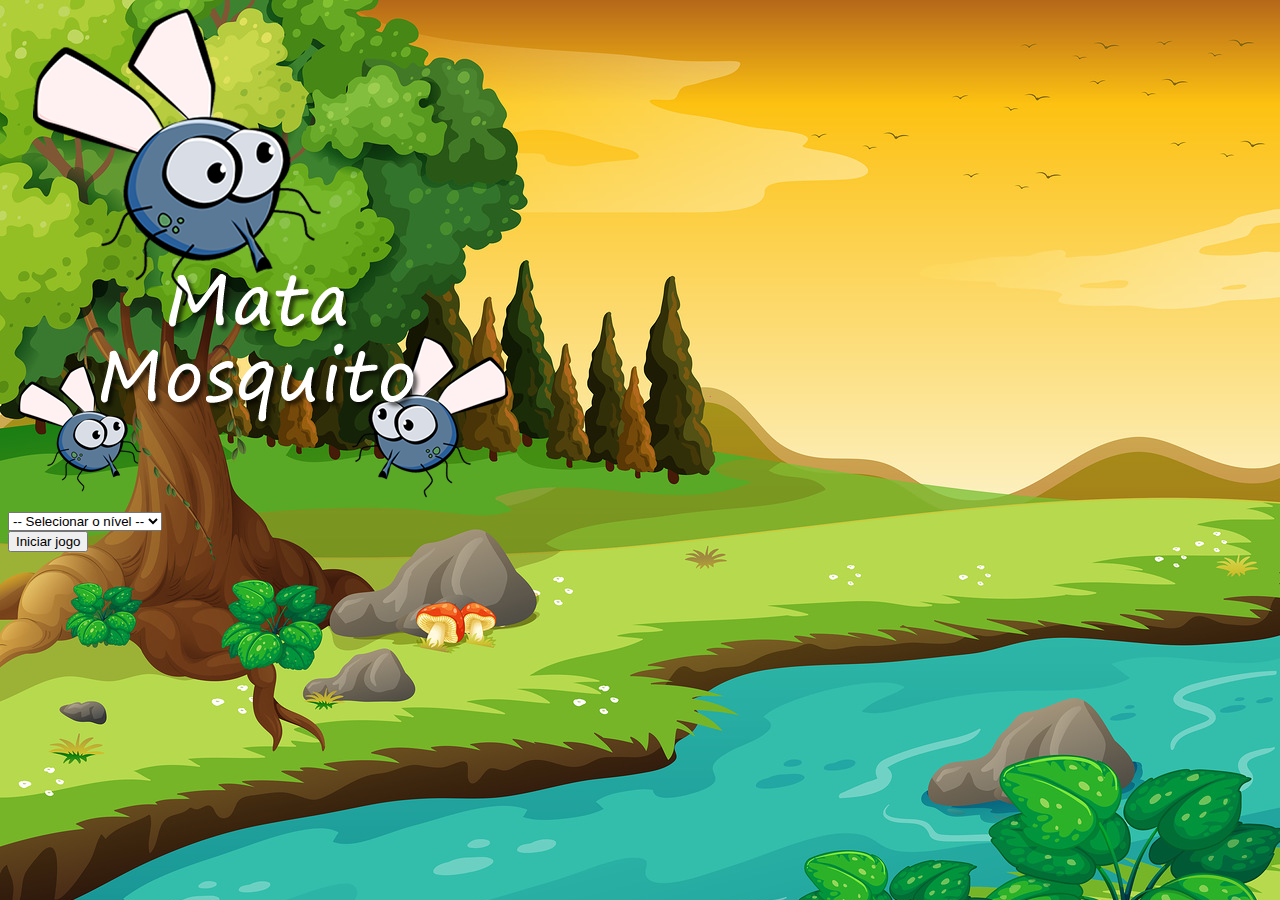
<file: index.html>
<!DOCTYPE html>
<html lang="pt-br">
    <head>
        <title></title>

        <!-- CSS only -->
        <link rel="stylesheet" href="https://cdn.jsdelivr.net/npm/bootstrap@5.0.0-beta2/dist/css/bootstrap.min.css" rel="stylesheet" integrity="sha384-BmbxuPwQa2lc/FVzBcNJ7UAyJxM6wuqIj61tLrc4wSX0szH/Ev+nYRRuWlolflfl" crossorigin="anonymous">
        <link rel="stylesheet" href="estilo.css">

        <script>
            function iniciarJogo() {
                var nivel = document.getElementById('nivel').value

                if(nivel === '') {
                    alert('Selecione um nível de dificuldade')
                    return false
                }

                window.location.href = 'Base_jogo.html?' + nivel
            }
        </script>
    </head>

    <body>

        <div class="container">
            <div class="row">
                <div class="col">
                    <div class="d-flex justify-content-center">
                        <img src="imagens/game.png">
                    </div>
                </div>
            </div>

            <div class="row">
                <div class="col">
                    <div class="d-flex justify-content-center">
                        <div class="mb-2">
                            <select class="form-control" id="nivel">
                                <option value="">-- Selecionar o nível --</option>
                                <option value="normal">Normal</option>
                                <option value="dificil">Difícil</option>
                                <option value="chucknorris">Chuck Norris</option>
                            </select>
                        </div>
                    </div>
                </div>
            </div>

            <div class="row">
                <div class="col">
                    <div class="d-flex justify-content-center">
                        <button type="button" class="btn btn-danger btn_lg" onclick="iniciarJogo()">Iniciar jogo</button>
                    </div>
                </div>
            </div>
        </div>

    </body>
</html>
</file>
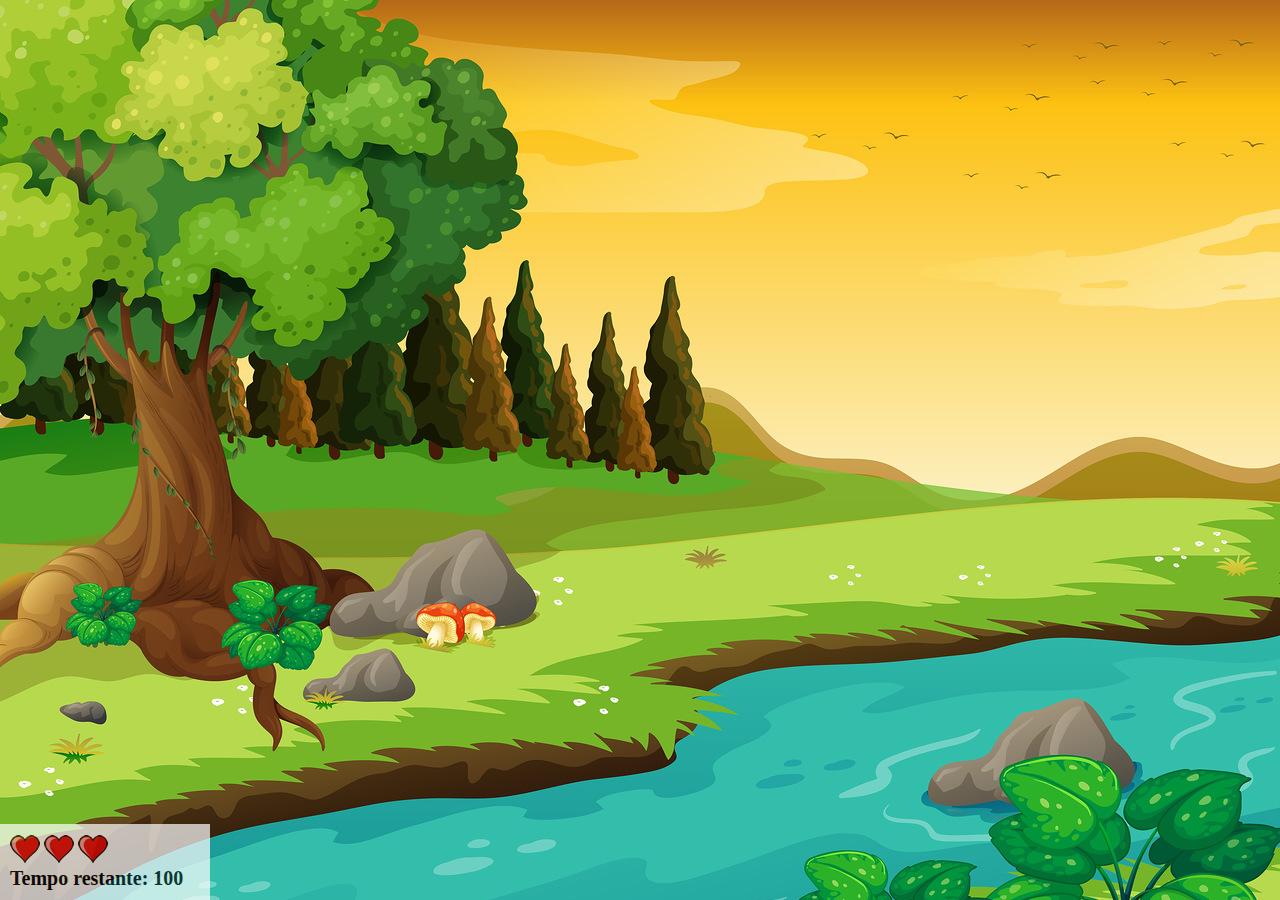
<file: Base_jogo.html>
<!DOCTYPE html>
<html lang="pt-br">
    <head>
        <title></title>

        <script src="jogo.js"></script>
        <link rel="stylesheet" href="estilo.css">
    </head>

    <body onresize="ajustaTamanhoPalcoJogo()">

        <div class="painel">
            <div class="vidas">
                <img id="v1" src="imagens/coracao_cheio.png">
                <img id="v2" src="imagens/coracao_cheio.png">
                <img id="v3" src="imagens/coracao_cheio.png">
            </div>

            <div class="cronometro">Tempo restante: <span id="cronometro"></span></div>
        </div>


        <script>

            document.getElementById('cronometro').innerHTML = tempo

            var criaMosca = setInterval(function() {
                posicaoRandomica()
            }, criaMosquitoTempo)
        </script>

    </body>
</html>
</file>
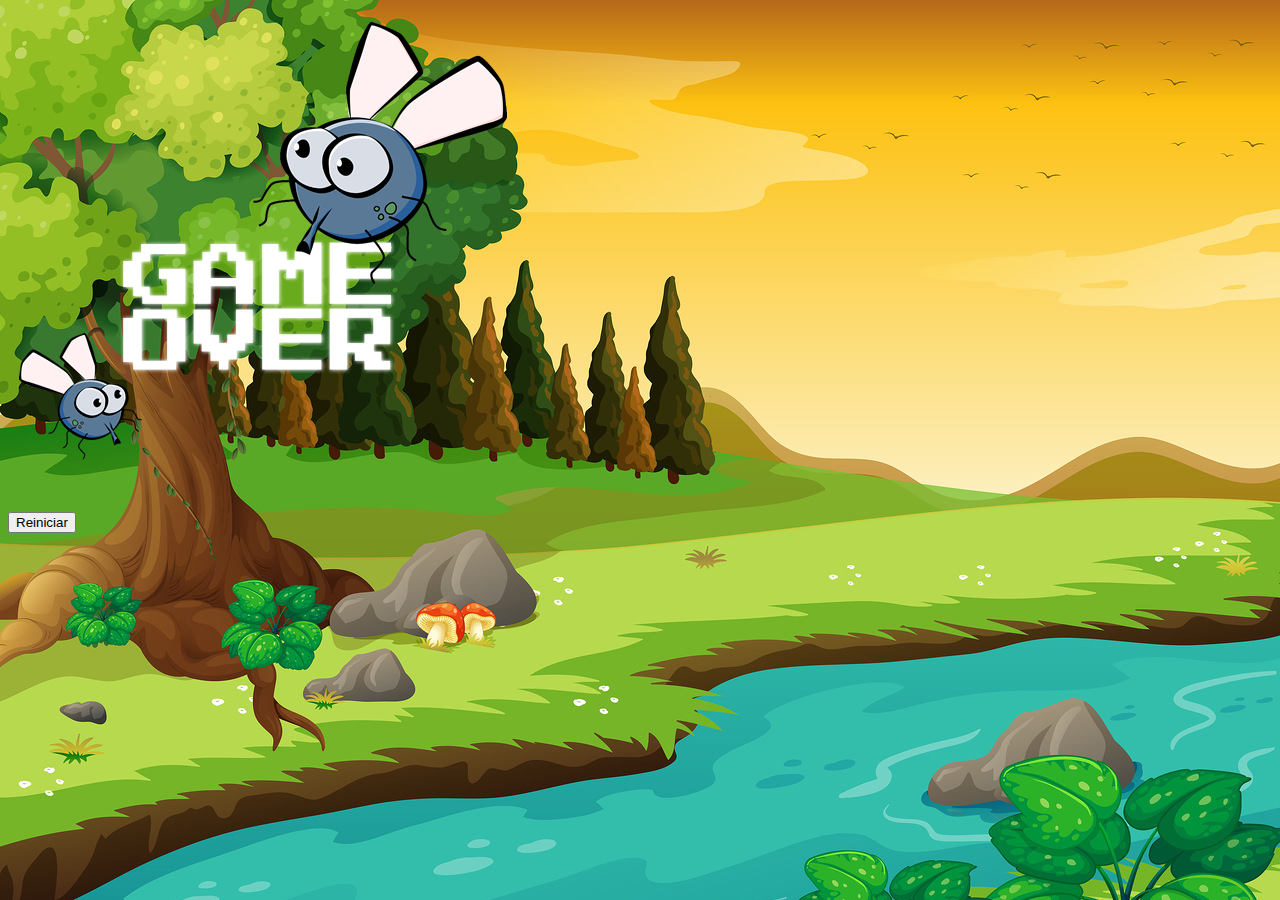
<file: fim_de_jogo.html>
<!DOCTYPE html>
<html lang="pt-br">
    <head>
        <title></title>

        <!-- CSS only -->
        <link rel="stylesheet" href="https://cdn.jsdelivr.net/npm/bootstrap@5.0.0-beta2/dist/css/bootstrap.min.css" rel="stylesheet" integrity="sha384-BmbxuPwQa2lc/FVzBcNJ7UAyJxM6wuqIj61tLrc4wSX0szH/Ev+nYRRuWlolflfl" crossorigin="anonymous">
        <link rel="stylesheet" href="estilo.css">
    </head>

    <body>

        <div class="container">
            <div class="row">
                <div class="col">
                    <div class="d-flex justify-content-center">
                        <img src="imagens/game_over.png">
                    </div>
                </div>
            </div>

            <div class="row">
                <div class="col">
                    <div class="d-flex justify-content-center">
                        <button type="button" class="btn btn-dark btn_lg" onclick="window.location.href = 'index.html' ">Reiniciar</button>
                    </div>
                </div>
            </div>
        </div>

    </body>
</html>
</file>
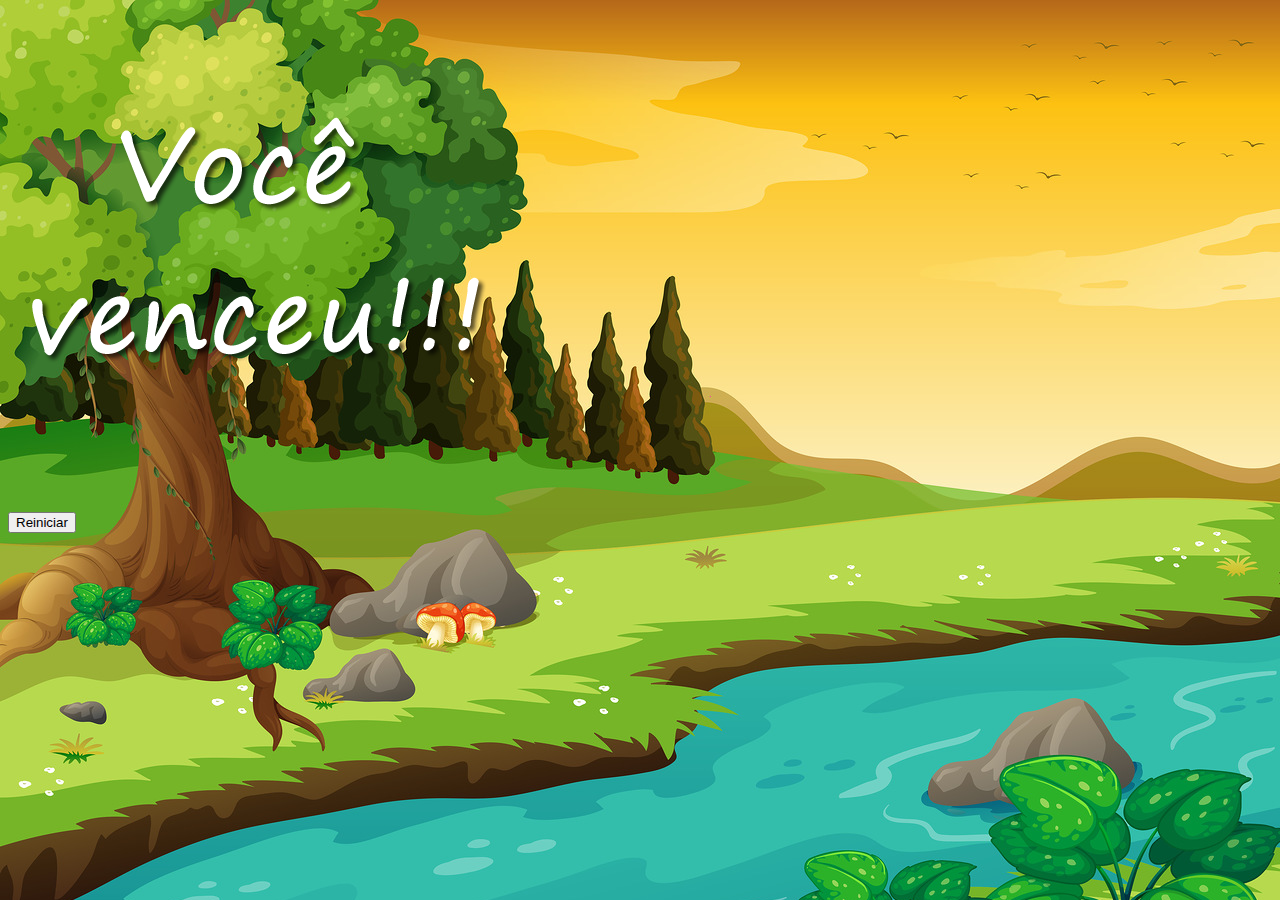
<file: vitoria.html>
<!DOCTYPE html>
<html lang="pt-br">
    <head>
        <title></title>

        <!-- CSS only -->
        <link rel="stylesheet" href="https://cdn.jsdelivr.net/npm/bootstrap@5.0.0-beta2/dist/css/bootstrap.min.css" rel="stylesheet" integrity="sha384-BmbxuPwQa2lc/FVzBcNJ7UAyJxM6wuqIj61tLrc4wSX0szH/Ev+nYRRuWlolflfl" crossorigin="anonymous">
        <link rel="stylesheet" href="estilo.css">
    </head>

    <body>

        <div class="container">
            <div class="row">
                <div class="col">
                    <div class="d-flex justify-content-center">
                        <img src="imagens/vitoria.png">
                    </div>
                </div>
            </div>

            <div class="row">
                <div class="col">
                    <div class="d-flex justify-content-center">
                        <button type="button" class="btn btn-dark btn_lg" onclick="window.location.href = 'index.html' ">Reiniciar</button>
                    </div>
                </div>
            </div>
        </div>

    </body>
</html>
</file>
<file: estilo.css>
html {
    cursor: url(imagens/mata_mosca.png) 30 30, auto;
}

body {
    background-image: url(imagens/bg.jpg);
    background-repeat: no-repeat;
    background-size: cover;
}

.mosca1 {
    width: 50px;
    height: 50px;
}

.mosca2 {
    width: 70px;
    height: 70px;
}

.mosca3 {
    width: 90px;
    height: 90px;
}

.ladoA {
    transform: scaleX(1);
}

.ladoB {
    transform: scaleX(-1);
}

.painel {
    position: absolute;
    width: 190px;
    padding: 10px;
    left: 0px;
    bottom: 0px;
    border-top: solid 1px #fff;
    background-color: #fff;
    opacity: 0.7;
}

.vidas {
    float: left;
}

.cronometro {
    float: left;
    font-size: 20px;
    font-weight: bold;
}
</file>
